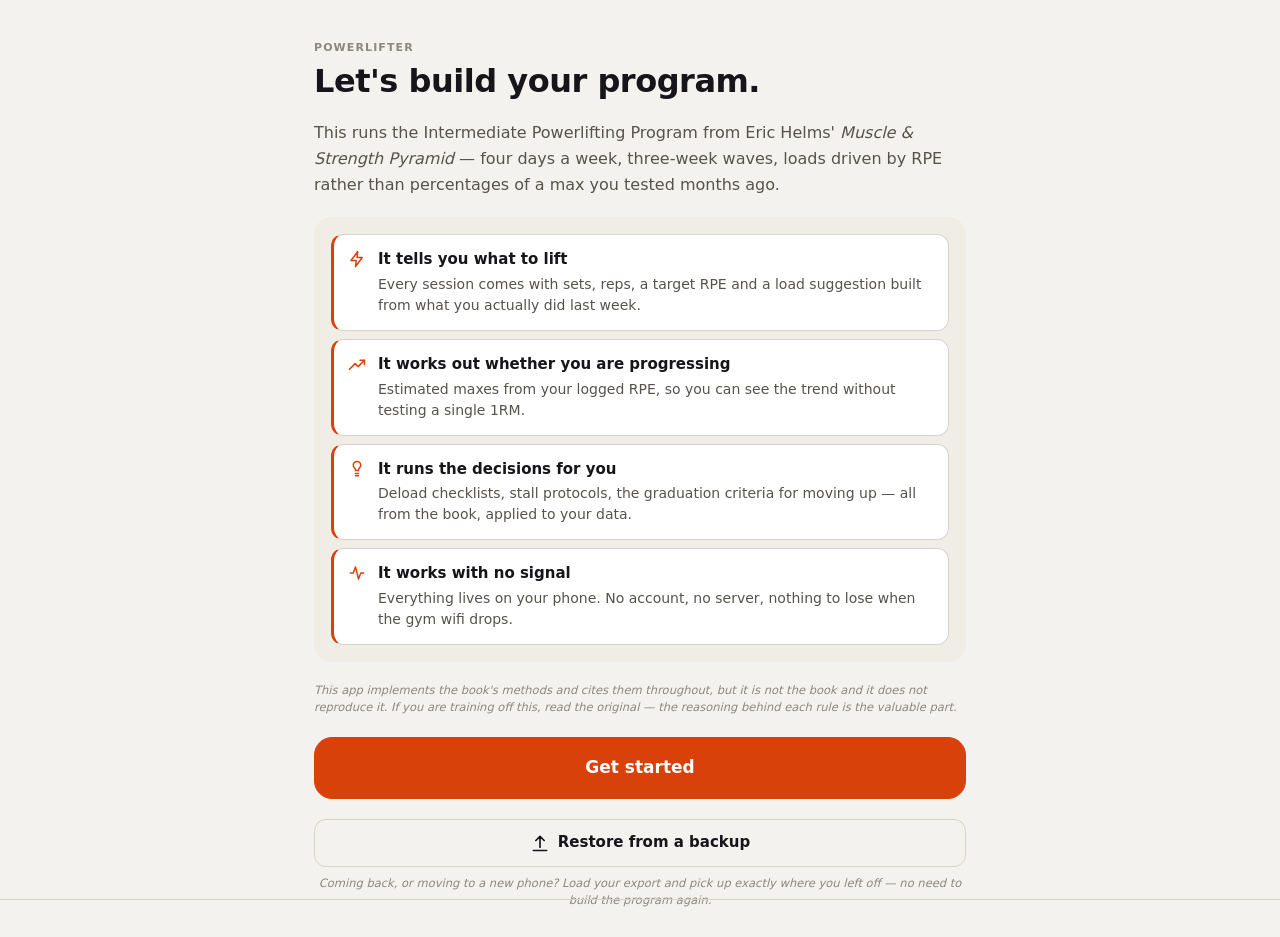
<file: app/index.html>
<!doctype html>
<html lang="en" data-theme="dark">
<head>
<meta charset="utf-8">
<!-- No inline script, no third-party code. Data this page draws is escaped
     where it is drawn; this is the backstop if a spot is ever missed: injected
     markup cannot run, and nothing can be sent anywhere but the Apps Script. -->
<meta http-equiv="Content-Security-Policy" content="default-src 'self'; script-src 'self'; style-src 'self' 'unsafe-inline'; img-src 'self' data: blob:; connect-src 'self' https://script.google.com https://script.googleusercontent.com; object-src 'none'; base-uri 'none'; form-action 'none'; frame-src 'none'; worker-src 'self'">
<meta name="viewport" content="width=device-width, initial-scale=1, viewport-fit=cover, maximum-scale=1">
<title>Powerlifter</title>
<meta name="description" content="An RPE-driven powerlifting program tracker built on Eric Helms' Muscle &amp; Strength Pyramid.">

<meta name="theme-color" content="#0b0b0c" media="(prefers-color-scheme: dark)">
<meta name="theme-color" content="#f4f2ee" media="(prefers-color-scheme: light)">
<meta name="color-scheme" content="dark light">

<!-- iOS home-screen app -->
<meta name="apple-mobile-web-app-capable" content="yes">
<meta name="mobile-web-app-capable" content="yes">
<meta name="apple-mobile-web-app-status-bar-style" content="black-translucent">
<meta name="apple-mobile-web-app-title" content="Powerlifter">
<link rel="apple-touch-icon" href="icons/apple-touch-icon.png">
<link rel="icon" href="icons/favicon-32.png" sizes="32x32">
<link rel="icon" href="icons/icon-512.png" sizes="512x512">
<link rel="manifest" href="manifest.webmanifest">

<link rel="stylesheet" href="css/app.css">
<link rel="stylesheet" href="css/gym.css">
</head>
<body>
<div id="app">
  <div id="view" class="view"></div>
  <nav class="tabbar" id="tabbar" aria-label="Main"></nav>
</div>

<noscript>
  <p style="padding:24px;font-family:system-ui">This app needs JavaScript. Everything runs on your own device — there is no server.</p>
</noscript>

<script type="module" src="js/app.js"></script>
</body>
</html>
</file>
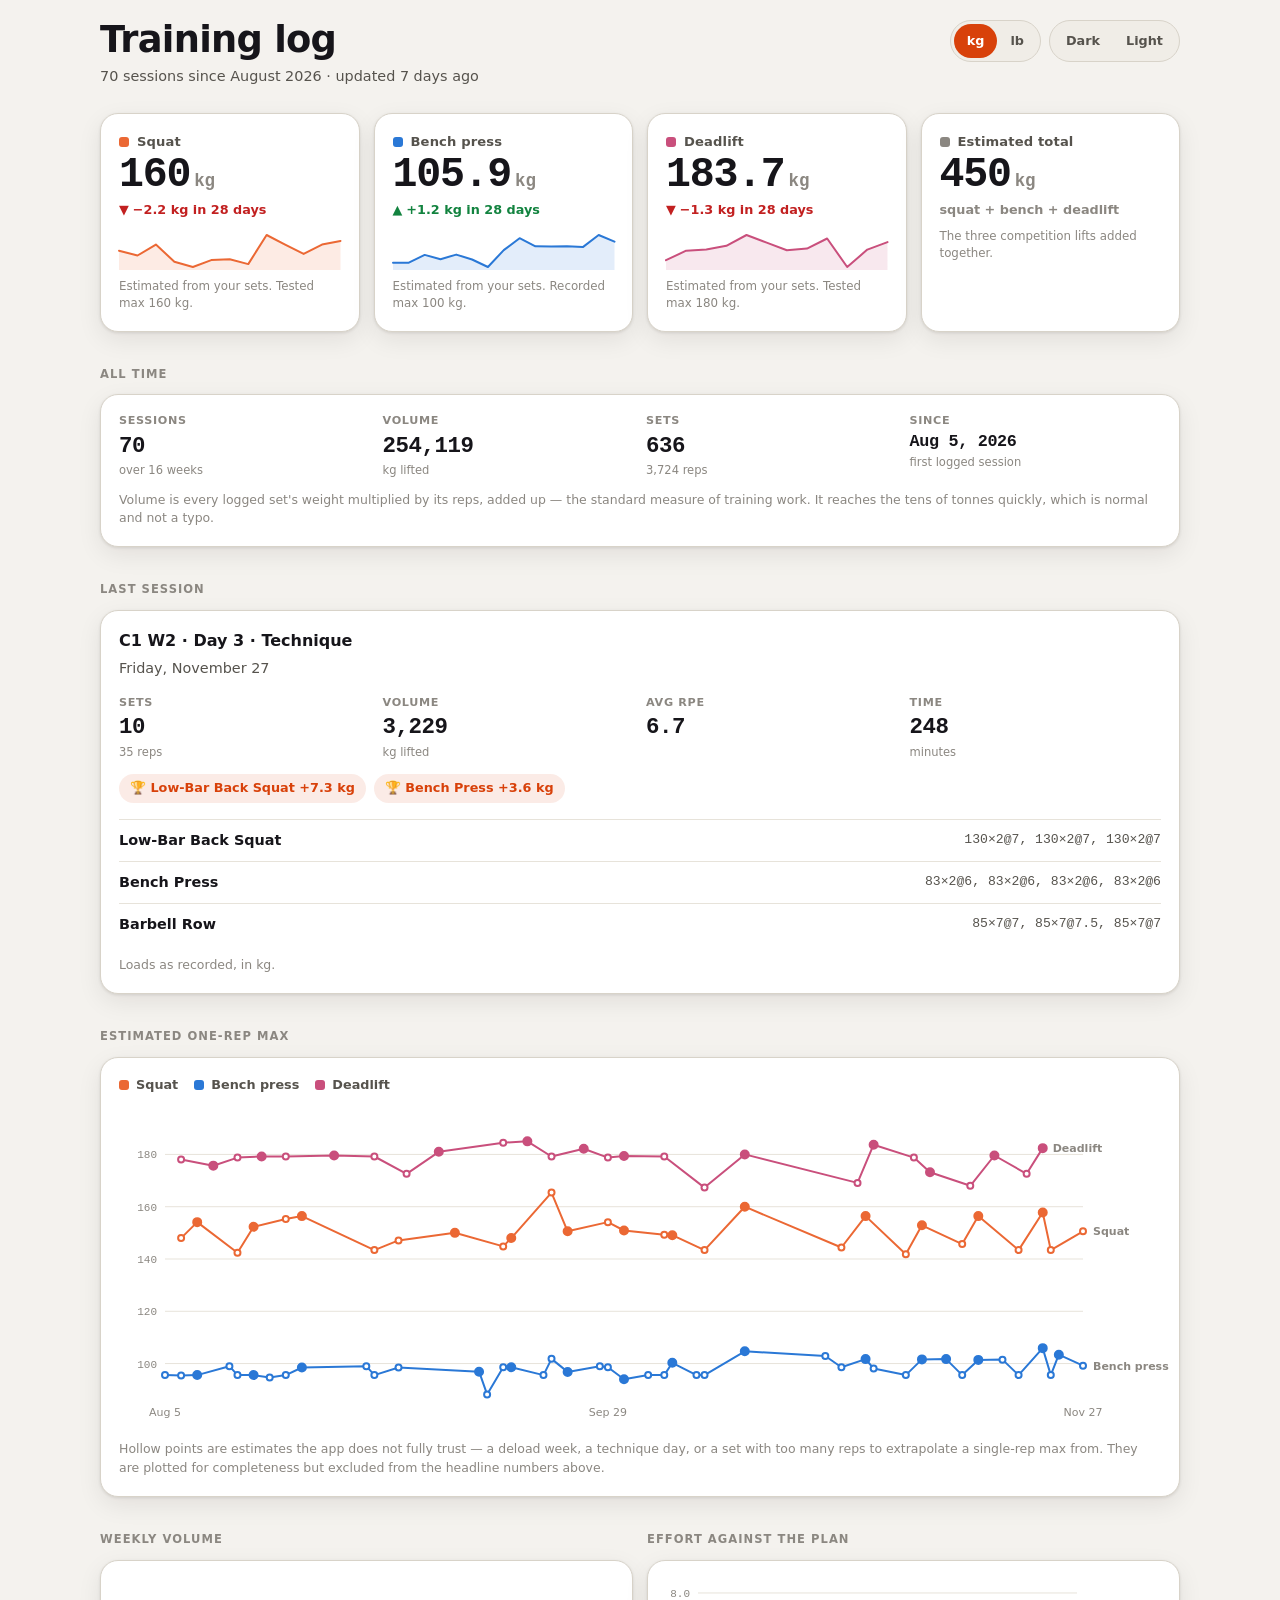
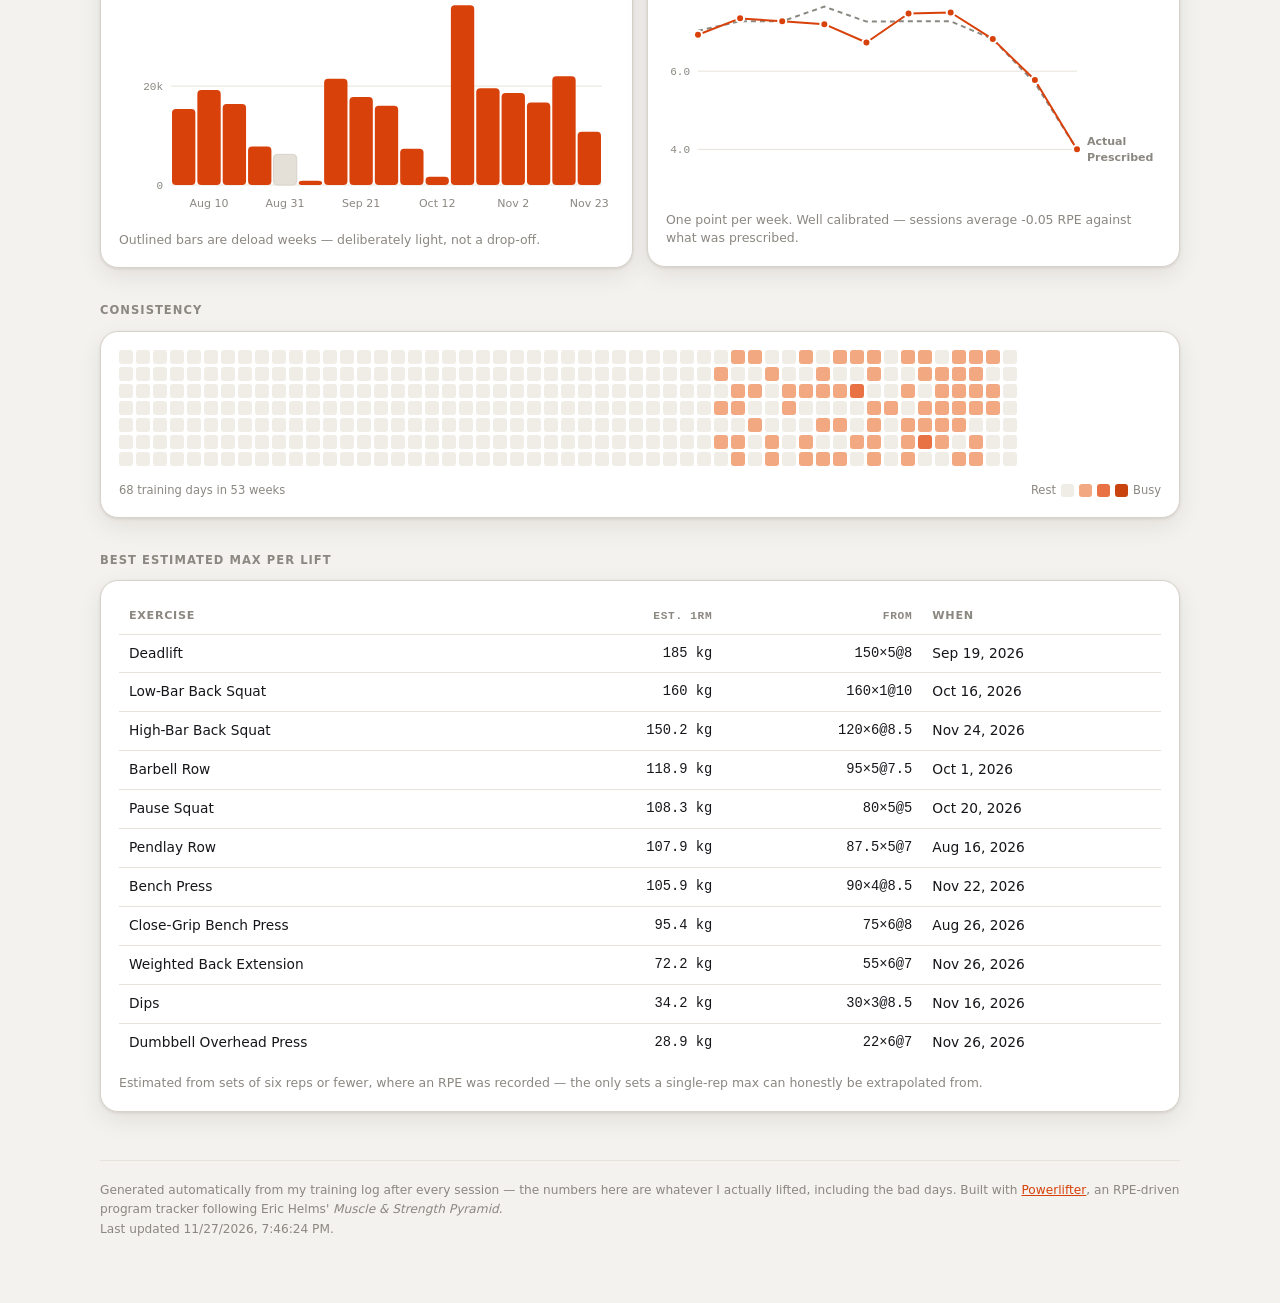
<file: app/dash.html>
<!doctype html>
<html lang="en" data-theme="auto">
<head>
<meta charset="utf-8">
<!-- No inline script, no third-party code. Data this page draws is escaped
     where it is drawn; this is the backstop if a spot is ever missed: injected
     markup cannot run, and nothing can be sent anywhere but this site. -->
<meta http-equiv="Content-Security-Policy" content="default-src 'self'; script-src 'self'; style-src 'self' 'unsafe-inline'; img-src 'self' data:; connect-src 'self'; object-src 'none'; base-uri 'none'; form-action 'none'; frame-src 'none'">
<meta name="viewport" content="width=device-width, initial-scale=1, viewport-fit=cover">
<title>Training log</title>
<meta name="description" content="A powerlifting training log — estimated maxes, volume and consistency, updated automatically after every session.">
<meta name="theme-color" content="#0b0b0c" media="(prefers-color-scheme: dark)">
<meta name="theme-color" content="#f4f2ee" media="(prefers-color-scheme: light)">
<meta name="color-scheme" content="dark light">
<link rel="icon" href="icons/favicon-32.png" sizes="32x32">
<link rel="apple-touch-icon" href="icons/apple-touch-icon.png">
<style>
/* ==========================================================================
   dash.html — the public dashboard
   --------------------------------------------------------------------------
   Reads data/stats.json, which the training app publishes after every sync.
   Deliberately standalone: no build step, no framework, no external request,
   so it stays fast and keeps working whatever happens to the app itself.

   Tokens mirror app.css so this reads as the same product. The three series
   colours are NOT the app's status colours — they were picked and validated as
   a categorical set (lightness band, chroma floor, colourblind separation and
   contrast against the card surface, in both modes).
   ========================================================================== */
*, *::before, *::after { box-sizing: border-box; margin: 0; padding: 0; }

:root {
  --bg: #0b0b0c; --surface: #141416; --surface-2: #1d1d20; --surface-3: #26262b;
  --line: #2e2e34; --line-soft: #212126;
  --text: #f0eee9; --text-2: #a5a39e; --text-3: #6f6d69;
  --accent: #ff5a1f; --accent-wash: rgba(255,90,31,.14);
  --good: #3ddc84; --bad: #ff4d4d; --warn: #ffc53d;

  /* categorical series — validated for the dark card surface */
  --s1: #d95926;  /* squat */
  --s2: #3987e5;  /* bench */
  --s3: #d55181;  /* deadlift */

  /* sequential ramp, one hue, low→high */
  --h0: #1d1d20; --h1: #5c2410; --h2: #8f3616; --h3: #c1481d; --h4: #ff6a30;

  --r-sm: 8px; --r: 12px; --r-lg: 18px; --r-xl: 24px;
  --sans: -apple-system, BlinkMacSystemFont, "Segoe UI", Inter, Roboto, system-ui, sans-serif;
  --mono: ui-monospace, "SF Mono", SFMono-Regular, Menlo, "Roboto Mono", monospace;
  --shadow: 0 2px 6px rgba(0,0,0,.35), 0 12px 32px rgba(0,0,0,.28);
  --maxw: 1080px;
}

/* Light is a selected set of steps, not an inverted flip. */
@media (prefers-color-scheme: light) {
  :root:where(:not([data-theme="dark"])) {
    --bg: #f4f2ee; --surface: #ffffff; --surface-2: #f0ede7; --surface-3: #e4e0d8;
    --line: #d8d3c9; --line-soft: #e7e3da;
    --text: #16151a; --text-2: #56534d; --text-3: #8b8781;
    --accent: #d8410a; --accent-wash: rgba(216,65,10,.10);
    --good: #12833f; --bad: #c22020; --warn: #9a6800;
    --s1: #eb6834; --s2: #2a78d6; --s3: #c94f7c;
    --h0: #f0ede7; --h1: #f8d3c2; --h2: #f2a982; --h3: #e87243; --h4: #c9430f;
    --shadow: 0 1px 3px rgba(20,18,14,.10), 0 8px 24px rgba(20,18,14,.08);
  }
}
:root[data-theme="light"] {
  --bg: #f4f2ee; --surface: #ffffff; --surface-2: #f0ede7; --surface-3: #e4e0d8;
  --line: #d8d3c9; --line-soft: #e7e3da;
  --text: #16151a; --text-2: #56534d; --text-3: #8b8781;
  --accent: #d8410a; --accent-wash: rgba(216,65,10,.10);
  --good: #12833f; --bad: #c22020; --warn: #9a6800;
  --s1: #eb6834; --s2: #2a78d6; --s3: #c94f7c;
  --h0: #f0ede7; --h1: #f8d3c2; --h2: #f2a982; --h3: #e87243; --h4: #c9430f;
  --shadow: 0 1px 3px rgba(20,18,14,.10), 0 8px 24px rgba(20,18,14,.08);
}

body {
  font-family: var(--sans); background: var(--bg); color: var(--text);
  font-size: 16px; line-height: 1.45; min-height: 100dvh;
  -webkit-font-smoothing: antialiased;
  padding: max(20px, env(safe-area-inset-top)) 16px 64px;
}
.wrap { max-width: var(--maxw); margin: 0 auto; }

/* ---- header ---- */
.top { display: flex; align-items: flex-start; gap: 16px; flex-wrap: wrap; margin-bottom: 26px; }
.top__id { flex: 1 1 260px; min-width: 0; }
h1 { font-size: clamp(1.6rem, 5vw, 2.3rem); line-height: 1.1; letter-spacing: -.02em; font-weight: 700; }
.sub { color: var(--text-2); font-size: .9rem; margin-top: 6px; }
.controls { display: flex; gap: 8px; flex: 0 0 auto; }
.seg { display: inline-flex; background: var(--surface-2); border: 1px solid var(--line); border-radius: 999px; padding: 3px; }
.seg button {
  font: inherit; font-size: .8rem; font-weight: 600; border: 0; cursor: pointer;
  background: none; color: var(--text-2); padding: 6px 13px; border-radius: 999px;
  min-height: 34px; transition: background .15s, color .15s;
}
.seg button[aria-pressed="true"] { background: var(--accent); color: #fff; }
.seg button:focus-visible { outline: 2px solid var(--accent); outline-offset: 2px; }

/* ---- layout ---- */
.eyebrow {
  font-size: .72rem; font-weight: 700; letter-spacing: .09em; text-transform: uppercase;
  color: var(--text-3); margin: 34px 0 12px;
}
.card {
  background: var(--surface); border: 1px solid var(--line); border-radius: var(--r-lg);
  padding: 18px; box-shadow: var(--shadow);
}
.grid { display: grid; gap: 14px; }
.grid--lifts { grid-template-columns: repeat(auto-fit, minmax(210px, 1fr)); }
.grid--2 { grid-template-columns: repeat(auto-fit, minmax(300px, 1fr)); }

/* ---- hero lift tiles ---- */
.lift__head { display: flex; align-items: center; gap: 8px; margin-bottom: 2px; }
.dot { width: 10px; height: 10px; border-radius: 3px; flex: 0 0 auto; }
.lift__name { font-size: .82rem; font-weight: 650; color: var(--text-2); letter-spacing: .01em; }
.lift__val { font-family: var(--mono); font-size: clamp(2rem, 7vw, 2.6rem); font-weight: 700; letter-spacing: -.03em; line-height: 1.05; }
.lift__val small { font-size: .42em; font-weight: 600; color: var(--text-3); margin-left: 4px; letter-spacing: 0; }
.delta { display: inline-flex; align-items: center; gap: 4px; font-size: .8rem; font-weight: 650; margin-top: 4px; }
.delta--up { color: var(--good); } .delta--down { color: var(--bad); } .delta--flat { color: var(--text-3); }
.lift__foot { font-size: .74rem; color: var(--text-3); margin-top: 8px; }
.spark { margin-top: 10px; display: block; width: 100%; height: 40px; overflow: visible; }

/* ---- stats row ---- */
.stats { display: grid; grid-template-columns: repeat(auto-fit, minmax(88px, 1fr)); gap: 12px; }
.stat__k { font-size: .7rem; font-weight: 650; letter-spacing: .06em; text-transform: uppercase; color: var(--text-3); }
.stat__v { font-family: var(--mono); font-size: 1.4rem; font-weight: 700; letter-spacing: -.02em; }
.stat__s { font-size: .72rem; color: var(--text-3); }

/* ---- last session ---- */
.row-between { display: flex; align-items: baseline; justify-content: space-between; gap: 12px; flex-wrap: wrap; }
.pill {
  font-size: .72rem; font-weight: 650; padding: 3px 9px; border-radius: 999px;
  background: var(--surface-3); color: var(--text-2); white-space: nowrap;
}
.worklist { margin-top: 16px; border-top: 1px solid var(--line-soft); }
.work { display: flex; justify-content: space-between; gap: 14px; padding: 10px 0; border-bottom: 1px solid var(--line-soft); }
.work:last-child { border-bottom: 0; }
.work__n { font-weight: 600; font-size: .9rem; }
.work__d { font-family: var(--mono); font-size: .82rem; color: var(--text-2); text-align: right; }
.prs { display: flex; gap: 8px; flex-wrap: wrap; margin-top: 14px; }
.pr {
  display: inline-flex; align-items: center; gap: 6px; font-size: .8rem; font-weight: 650;
  background: var(--accent-wash); color: var(--accent); padding: 5px 11px; border-radius: 999px;
}

/* ---- charts ---- */
.chart { position: relative; }
.chart svg { display: block; width: 100%; height: auto; overflow: visible; touch-action: pan-y; }
.legend { display: flex; gap: 16px; flex-wrap: wrap; margin-bottom: 14px; }
.legend span { display: inline-flex; align-items: center; gap: 7px; font-size: .8rem; color: var(--text-2); font-weight: 600; }
.grid-line { stroke: var(--line-soft); stroke-width: 1; }
.axis { fill: var(--text-3); font-size: 11px; font-family: var(--sans); }
.axis--mono { font-family: var(--mono); }
.tip {
  position: absolute; left: 50%; top: 0; pointer-events: none; opacity: 0; transition: opacity .12s;
  background: var(--surface-3); border: 1px solid var(--line); border-radius: var(--r-sm);
  padding: 8px 11px; font-size: .78rem; box-shadow: var(--shadow); z-index: 5;
  min-width: 120px; transform: translate(-50%, -100%);
}
.tip[data-on="1"] { opacity: 1; }
.tip__t { font-weight: 700; margin-bottom: 5px; font-size: .74rem; color: var(--text-2); }
.tip__r { display: flex; align-items: center; gap: 7px; justify-content: space-between; }
.tip__r b { font-family: var(--mono); font-weight: 700; }
.crosshair { stroke: var(--text-3); stroke-width: 1; stroke-dasharray: 3 3; }

/* ---- heatmap ---- */
.heat { display: grid; grid-auto-flow: column; grid-template-rows: repeat(7, 1fr);
  gap: 3px; justify-content: start; overflow-x: auto; padding-bottom: 4px; }
.heat i { width: 100%; aspect-ratio: 1; border-radius: 3px; background: var(--h0); display: block; min-width: 11px; }
.heat__scale { display: flex; align-items: center; gap: 5px; font-size: .72rem; color: var(--text-3); margin-top: 12px; }
.heat__scale i { width: 13px; height: 13px; border-radius: 3px; display: block; }

/* ---- table ---- */
.tablewrap { overflow-x: auto; margin: 0 -18px; padding: 0 18px; }
table { border-collapse: collapse; width: 100%; font-size: .86rem; min-width: 460px; }
th, td { text-align: left; padding: 9px 10px; border-bottom: 1px solid var(--line-soft); white-space: nowrap; }
th { font-size: .7rem; text-transform: uppercase; letter-spacing: .06em; color: var(--text-3); font-weight: 700; }
td.num, th.num { text-align: right; font-family: var(--mono); }
tbody tr:last-child td { border-bottom: 0; }

.note { font-size: .78rem; color: var(--text-3); margin-top: 12px; line-height: 1.5; }
.empty { text-align: center; padding: 60px 20px; color: var(--text-2); }
footer { margin-top: 48px; padding-top: 20px; border-top: 1px solid var(--line-soft); font-size: .76rem; color: var(--text-3); line-height: 1.6; }
a { color: var(--accent); }

@media (max-width: 520px) {
  .card { padding: 15px; border-radius: var(--r); }
  .tablewrap { margin: 0 -15px; padding: 0 15px; }
}
@media (prefers-reduced-motion: reduce) { * { transition: none !important; animation: none !important; } }
</style>
</head>
<body>
<div class="wrap" id="app">
  <div class="empty">Loading…</div>
</div>

<script type="module" src="js/dash.js"></script>
</body>
</html>
</file>
<file: app/css/app.css>
/* ==========================================================================
   Powerlifter v2 — design system
   Gym-first: large thumb targets, high contrast, tabular numerals on loads.
   ========================================================================== */

/* ---- reset ---- */
*, *::before, *::after { box-sizing: border-box; }
* { margin: 0; padding: 0; }
html { -webkit-text-size-adjust: 100%; }
body { -webkit-font-smoothing: antialiased; text-rendering: optimizeLegibility; }
button, input, select, textarea { font: inherit; color: inherit; background: none; border: none; }
button { cursor: pointer; -webkit-tap-highlight-color: transparent; }
ul, ol { list-style: none; }
a { color: inherit; text-decoration: none; }
img, svg { display: block; max-width: 100%; }
/* Inline icons have no intrinsic size; this is their default box. */
.ico { width: 20px; height: 20px; flex: 0 0 auto; }
:focus-visible { outline: 2px solid var(--accent); outline-offset: 2px; }

/* ---- tokens ---- */
:root {
  --bg:        #0b0b0c;
  --surface:   #141416;
  --surface-2: #1d1d20;
  --surface-3: #26262b;
  --line:      #2e2e34;
  --line-soft: #212126;

  --text:      #f0eee9;
  --text-2:    #a5a39e;
  --text-3:    #6f6d69;

  --accent:      #ff5a1f;
  --accent-dim:  #c9430f;
  --accent-wash: rgba(255, 90, 31, 0.14);

  --good:      #3ddc84;
  --good-wash: rgba(61, 220, 132, 0.14);
  --warn:      #ffc53d;
  --warn-wash: rgba(255, 197, 61, 0.14);
  --bad:       #ff4d4d;
  --bad-wash:  rgba(255, 77, 77, 0.14);
  --info:      #4da3ff;
  --info-wash: rgba(77, 163, 255, 0.14);

  --r-sm: 8px;
  --r:    12px;
  --r-lg: 18px;
  --r-xl: 24px;

  --tap: 48px;          /* minimum interactive height */
  --tap-lg: 62px;       /* primary in-session actions */

  --sans: -apple-system, BlinkMacSystemFont, "Segoe UI", Inter, Roboto, system-ui, sans-serif;
  --mono: ui-monospace, "SF Mono", SFMono-Regular, Menlo, "Roboto Mono", monospace;

  --shadow: 0 2px 6px rgba(0,0,0,.35), 0 12px 32px rgba(0,0,0,.28);
  --safe-b: env(safe-area-inset-bottom, 0px);
  --safe-t: env(safe-area-inset-top, 0px);
  --tabbar-h: 60px;
}

:root[data-theme="light"] {
  --bg:        #f4f2ee;
  --surface:   #ffffff;
  --surface-2: #f0ede7;
  --surface-3: #e4e0d8;
  --line:      #d8d3c9;
  --line-soft: #e7e3da;

  --text:      #16151a;
  --text-2:    #56534d;
  --text-3:    #8b8781;

  --accent:      #d8410a;
  --accent-dim:  #a83208;
  --accent-wash: rgba(216, 65, 10, 0.10);

  --good:      #12833f;
  --good-wash: rgba(18, 131, 63, 0.10);
  --warn:      #9a6800;
  --warn-wash: rgba(154, 104, 0, 0.10);
  --bad:       #c22020;
  --bad-wash:  rgba(194, 32, 32, 0.10);
  --info:      #1668c4;
  --info-wash: rgba(22, 104, 196, 0.10);

  --shadow: 0 1px 3px rgba(20,18,14,.10), 0 8px 24px rgba(20,18,14,.08);
}

/* ---- base ---- */
body {
  font-family: var(--sans);
  background: var(--bg);
  color: var(--text);
  font-size: 16px;
  line-height: 1.45;
  min-height: 100dvh;
  overscroll-behavior-y: none;
}

/* numbers you read mid-set never reflow */
.num, .load, input[type="number"], .tnum { font-variant-numeric: tabular-nums; }

h1, h2, h3, h4 { line-height: 1.2; font-weight: 650; letter-spacing: -0.015em; }
h1 { font-size: 1.6rem; }
h2 { font-size: 1.25rem; }
h3 { font-size: 1.05rem; }

.eyebrow {
  font-size: .688rem; font-weight: 700; letter-spacing: .1em;
  text-transform: uppercase; color: var(--text-3);
}
.muted   { color: var(--text-2); }
.dim     { color: var(--text-3); }
.good    { color: var(--good); }
.warn    { color: var(--warn); }
.small   { font-size: .813rem; }
.tiny    { font-size: .719rem; }
.center  { text-align: center; }
.mono    { font-family: var(--mono); }
.nowrap  { white-space: nowrap; }
.strong  { font-weight: 650; }

.stack   { display: flex; flex-direction: column; gap: 12px; }
.stack-sm{ display: flex; flex-direction: column; gap: 8px; }
.stack-lg{ display: flex; flex-direction: column; gap: 20px; }
.row     { display: flex; align-items: center; gap: 10px; }
.row-between { display: flex; align-items: center; justify-content: space-between; gap: 10px; }
.wrap    { flex-wrap: wrap; }
.grow    { flex: 1 1 auto; min-width: 0; }
.spacer  { flex: 1 1 auto; }

/* ---- app shell ---- */
#app { min-height: 100dvh; display: flex; flex-direction: column; }

.topbar {
  position: sticky; top: 0; z-index: 40;
  display: flex; align-items: center; gap: 8px;
  padding: calc(var(--safe-t) + 10px) 14px 10px;
  background: color-mix(in srgb, var(--bg) 88%, transparent);
  backdrop-filter: saturate(1.6) blur(12px);
  border-bottom: 1px solid var(--line-soft);
}
.topbar__title { font-size: 1.0rem; font-weight: 650; letter-spacing: -.01em; }
.topbar__sub { font-size: .719rem; color: var(--text-3); }

.view {
  flex: 1 1 auto;
  padding: 16px 14px calc(var(--tabbar-h) + var(--safe-b) + 28px);
  max-width: 680px; width: 100%; margin: 0 auto;
}
.view--flush { padding-left: 0; padding-right: 0; }

/* ---- bottom tab bar (thumb zone) ---- */
.tabbar {
  position: fixed; left: 0; right: 0; bottom: 0; z-index: 50;
  display: grid; grid-template-columns: repeat(6, 1fr);
  padding-bottom: var(--safe-b);
  background: color-mix(in srgb, var(--bg) 94%, transparent);
  backdrop-filter: saturate(1.6) blur(14px);
  border-top: 1px solid var(--line);
}
.tabbar__btn {
  height: var(--tabbar-h);
  display: flex; flex-direction: column; align-items: center; justify-content: center; gap: 3px;
  color: var(--text-3); font-size: .625rem; font-weight: 600;
  letter-spacing: .02em; transition: color .12s;
}
.tabbar__btn svg { width: 22px; height: 22px; stroke-width: 1.9; }
.tabbar__btn[aria-current="page"] { color: var(--accent); }
.tabbar__btn:active { color: var(--text); }

/* ---- cards ---- */
.card {
  background: var(--surface);
  border: 1px solid var(--line-soft);
  border-radius: var(--r-lg);
  padding: 16px;
}
.card--pad-sm { padding: 12px; }
.card--flat { background: var(--surface-2); border-color: transparent; }
.card--accent { border-color: var(--accent); background: var(--accent-wash); }
.card__head { display: flex; align-items: baseline; justify-content: space-between; gap: 10px; margin-bottom: 10px; }

/* ---- buttons ---- */
.btn {
  display: inline-flex; align-items: center; justify-content: center; gap: 8px;
  min-height: var(--tap); padding: 0 18px;
  border-radius: var(--r); font-weight: 650; font-size: .938rem;
  background: var(--surface-2); color: var(--text);
  border: 1px solid var(--line);
  transition: transform .06s, filter .12s;
  user-select: none;
}
.btn:active { transform: scale(.985); filter: brightness(1.12); }
.btn--primary { background: var(--accent); border-color: var(--accent); color: #fff; }
:root[data-theme="light"] .btn--primary { color: #fff; }
.btn--ghost { background: transparent; border-color: var(--line); }
.btn--bare { background: transparent; border-color: transparent; padding: 0 10px; }
.btn--danger { background: var(--bad-wash); border-color: var(--bad); color: var(--bad); }
.btn--good { background: var(--good-wash); border-color: var(--good); color: var(--good); }
.btn--lg { min-height: var(--tap-lg); font-size: 1.063rem; border-radius: var(--r-lg); }
.btn--block { display: flex; width: 100%; }
.btn--icon { padding: 0; width: var(--tap); min-height: var(--tap); border-radius: var(--r); }
.btn[disabled] { opacity: .4; pointer-events: none; }
.btn svg { width: 20px; height: 20px; stroke-width: 2; }

/* ---- pills / badges ---- */
.pill {
  display: inline-flex; align-items: center; gap: 5px;
  padding: 3px 9px; border-radius: 999px;
  font-size: .688rem; font-weight: 700; letter-spacing: .03em;
  background: var(--surface-3); color: var(--text-2);
  white-space: nowrap;
}
.pill--accent { background: var(--accent-wash); color: var(--accent); }
.pill--good   { background: var(--good-wash);   color: var(--good); }
.pill--warn   { background: var(--warn-wash);   color: var(--warn); }
.pill--bad    { background: var(--bad-wash);    color: var(--bad); }
.pill--info   { background: var(--info-wash);   color: var(--info); }
.pill--lg { font-size: .813rem; padding: 5px 12px; }

/* ---- form controls ---- */
.field { display: flex; flex-direction: column; gap: 6px; }
.field__label { font-size: .813rem; font-weight: 600; color: var(--text-2); }
.field__hint { font-size: .75rem; color: var(--text-3); }
.input, .select {
  width: 100%; min-height: var(--tap);
  padding: 0 14px; border-radius: var(--r);
  background: var(--surface-2); border: 1px solid var(--line);
  color: var(--text); font-size: 1rem;
}
.input:focus, .select:focus { border-color: var(--accent); outline: none; }
.input--num { text-align: center; font-family: var(--mono); font-size: 1.25rem; font-weight: 650; }
.select {
  appearance: none;
  background-image: url("data:image/svg+xml,%3Csvg xmlns='http://www.w3.org/2000/svg' viewBox='0 0 24 24' fill='none' stroke='%23a5a39e' stroke-width='2'%3E%3Cpath d='M6 9l6 6 6-6'/%3E%3C/svg%3E");
  background-repeat: no-repeat; background-position: right 12px center; background-size: 18px;
  padding-right: 38px;
}
textarea.input { min-height: 88px; padding: 12px 14px; line-height: 1.5; resize: vertical; }

/* segmented control */
.seg { display: flex; gap: 4px; padding: 4px; background: var(--surface-2); border-radius: var(--r); border: 1px solid var(--line); }
.seg__btn {
  flex: 1; min-height: 40px; border-radius: var(--r-sm);
  font-size: .875rem; font-weight: 650; color: var(--text-2);
}
.seg__btn[aria-pressed="true"] { background: var(--surface-3); color: var(--text); box-shadow: var(--shadow); }
.seg--lg .seg__btn { min-height: var(--tap); }

/* stepper: [-] value [+] — the main in-gym load adjuster */
.stepper { display: flex; align-items: stretch; gap: 8px; }
.stepper__btn {
  width: 56px; min-height: var(--tap-lg);
  background: var(--surface-2); border: 1px solid var(--line);
  border-radius: var(--r); font-size: 1.5rem; font-weight: 600; color: var(--text);
  display: flex; align-items: center; justify-content: center;
}
.stepper__btn:active { background: var(--surface-3); }
.stepper__val {
  flex: 1; min-width: 0; display: flex; flex-direction: column;
  align-items: center; justify-content: center;
  background: var(--surface-2); border: 1px solid var(--line); border-radius: var(--r);
  min-height: var(--tap-lg);
}
.stepper__val input {
  width: 100%; text-align: center; font-family: var(--mono);
  font-size: 1.75rem; font-weight: 700; letter-spacing: -.02em;
  background: none; border: none;
}
.stepper__unit { font-size: .688rem; color: var(--text-3); font-weight: 700; letter-spacing: .08em; margin-top: -4px; }

/* ---- tables ---- */
.tbl-wrap { overflow-x: auto; -webkit-overflow-scrolling: touch; }
table.tbl { width: 100%; border-collapse: collapse; font-size: .875rem; }
table.tbl th {
  text-align: left; font-size: .688rem; text-transform: uppercase; letter-spacing: .07em;
  color: var(--text-3); font-weight: 700; padding: 6px 10px 6px 0; border-bottom: 1px solid var(--line);
}
table.tbl td { padding: 9px 10px 9px 0; border-bottom: 1px solid var(--line-soft); }
table.tbl td:last-child, table.tbl th:last-child { padding-right: 0; }
table.tbl .r { text-align: right; }
/* Eight numeric columns (the %1RM grid) have to fit a 375px phone without a
   sideways scroll nobody knows is there. */
table.tbl--dense { font-size: .78rem; }
table.tbl--dense th, table.tbl--dense td { padding-right: 5px; }

/* ---- misc ---- */
.divider { height: 1px; background: var(--line-soft); border: 0; }
.empty {
  padding: 40px 20px; text-align: center; color: var(--text-3);
  display: flex; flex-direction: column; align-items: center; gap: 12px;
}
.empty svg { width: 40px; height: 40px; stroke-width: 1.5; opacity: .5; }

.sr { position: absolute; width: 1px; height: 1px; overflow: hidden; clip: rect(0 0 0 0); white-space: nowrap; }

/* toast */
.toaster {
  position: fixed; left: 12px; right: 12px; z-index: 90;
  bottom: calc(var(--tabbar-h) + var(--safe-b) + 14px);
  display: flex; flex-direction: column; gap: 8px; align-items: center;
  pointer-events: none;
}
/* In a session the tab bar is hidden and the rest timer occupies that space,
   so lift toasts clear of it. */
body[data-view="session"] .toaster { bottom: calc(var(--safe-b) + 88px); }
.toast {
  max-width: 440px; width: fit-content;
  padding: 11px 16px; border-radius: var(--r);
  background: var(--surface-3); color: var(--text);
  border: 1px solid var(--line);
  box-shadow: var(--shadow); font-size: .875rem; font-weight: 550;
  animation: toast-in .18s ease-out;
}
.toast--good { border-color: var(--good); color: var(--good); }
.toast--bad  { border-color: var(--bad);  color: var(--bad); }
@keyframes toast-in { from { opacity: 0; transform: translateY(8px); } }

/* sheet / modal */
.scrim {
  position: fixed; inset: 0; z-index: 80;
  background: rgba(0,0,0,.6); backdrop-filter: blur(3px);
  display: flex; align-items: flex-end; justify-content: center;
  animation: fade .15s ease-out;
}
@keyframes fade { from { opacity: 0; } }
.sheet {
  width: 100%; max-width: 560px;
  max-height: 88dvh; overflow-y: auto; -webkit-overflow-scrolling: touch;
  background: var(--surface); border: 1px solid var(--line);
  border-radius: var(--r-xl) var(--r-xl) 0 0;
  padding: 8px 16px calc(20px + var(--safe-b));
  animation: sheet-up .22s cubic-bezier(.2,.8,.2,1);
}
@keyframes sheet-up { from { transform: translateY(14px); opacity: .6; } }
.sheet__grab { width: 40px; height: 4px; border-radius: 2px; background: var(--line); margin: 6px auto 12px; }
.sheet__title { font-size: 1.125rem; font-weight: 650; margin-bottom: 4px; }

@media (min-width: 620px) {
  .scrim { align-items: center; }
  .sheet { border-radius: var(--r-xl); max-height: 82dvh; }
}

@media (prefers-reduced-motion: reduce) {
  *, *::before, *::after { animation-duration: .01ms !important; transition-duration: .01ms !important; }
}

/* ---- ask the coach ---- */
body[data-view="ask"] .view { padding-bottom: calc(var(--tabbar-h) + var(--safe-b) + 96px); }
.ask__q {
  align-self: flex-end; max-width: 85%;
  background: var(--accent-wash); color: var(--text);
  padding: 10px 14px; border-radius: var(--r-lg) var(--r-lg) var(--r-sm) var(--r-lg);
  white-space: pre-wrap; overflow-wrap: anywhere;
}
.ask__a {
  background: var(--surface); border: 1px solid var(--line-soft);
  padding: 12px 14px; border-radius: var(--r-lg) var(--r-lg) var(--r-lg) var(--r-sm);
  overflow-wrap: anywhere;
}
.ask__a p + p, .ask__a p + ul, .ask__a ul + p { margin-top: 8px; }
.ask__list { padding-left: 18px; }
.ask__list li + li { margin-top: 4px; }
.ask__warn { margin-top: 10px; }
.ask__meta { margin-top: 8px; }
.ask__a--busy { color: var(--text-2); }
.ask__dots::before { content: '•••'; letter-spacing: 2px; animation: ask-pulse 1.2s ease-in-out infinite; }
@keyframes ask-pulse { 50% { opacity: .3; } }
.ask__thread { display: flex; flex-direction: column; }
.ask__chip { justify-content: flex-start; text-align: left; white-space: normal; height: auto; min-height: var(--tap); }
.ask__bar {
  position: fixed; left: 0; right: 0; z-index: 40;
  bottom: calc(var(--tabbar-h) + var(--safe-b));
  display: flex; gap: 8px; align-items: flex-end;
  padding: 10px 14px;
  max-width: 680px; margin: 0 auto;
  background: color-mix(in srgb, var(--bg) 94%, transparent);
  backdrop-filter: saturate(1.6) blur(14px);
  border-top: 1px solid var(--line-soft);
}
textarea.input.ask__input { flex: 1; resize: none; min-height: var(--tap); max-height: 140px; font-size: 16px; line-height: 1.35; padding: 12px 14px; }
.ask__send { width: var(--tap); min-width: var(--tap); padding: 0; }

[data-new][hidden] { display: none; }
@media (prefers-reduced-motion: reduce) { .ask__dots::before { animation: none; } }
.ask__notes { margin-bottom: 12px; }
.ask__note { align-items: flex-start; }
.ask__note .btn--bare { flex: none; }
</file>
<file: app/css/gym.css>
/* ==========================================================================
   gym.css — the in-session surfaces: prescriptions, set logging, RPE, timer
   ========================================================================== */

/* ---- prescription header ---------------------------------------------- */
.day-head { display: flex; flex-direction: column; gap: 6px; margin-bottom: 4px; }
.day-head__meta { display: flex; align-items: center; gap: 8px; flex-wrap: wrap; }
.day-head__title { font-size: 1.5rem; font-weight: 680; letter-spacing: -.02em; }
.day-head__why {
  font-size: .875rem; color: var(--text-2); line-height: 1.5;
  border-left: 2px solid var(--accent); padding-left: 12px; margin-top: 6px;
}

/* ---- exercise card --------------------------------------------------- */
.ex {
  background: var(--surface); border: 1px solid var(--line-soft);
  border-radius: var(--r-lg); overflow: hidden;
}
.ex--active { border-color: var(--accent); }
.ex--done { opacity: .62; }
.ex__head {
  display: flex; align-items: flex-start; gap: 12px;
  padding: 14px 14px 12px; width: 100%; text-align: left;
}
.ex__num {
  flex: 0 0 auto; width: 26px; height: 26px; border-radius: 8px;
  background: var(--surface-3); color: var(--text-2);
  display: grid; place-items: center; font-size: .75rem; font-weight: 700;
  margin-top: 1px;
}
.ex--active .ex__num { background: var(--accent); color: #fff; }
.ex--done .ex__num { background: var(--good-wash); color: var(--good); }
.ex__name { font-weight: 640; font-size: 1.0rem; letter-spacing: -.01em; }
.ex__role { font-size: .688rem; color: var(--text-3); text-transform: uppercase; letter-spacing: .07em; font-weight: 700; }
.ex__target {
  display: flex; align-items: baseline; gap: 8px; flex-wrap: wrap;
  margin-top: 5px; font-size: .875rem; color: var(--text-2);
}
.ex__target b { color: var(--text); font-weight: 650; font-variant-numeric: tabular-nums; }
.ex__body { padding: 0 14px 14px; border-top: 1px solid var(--line-soft); padding-top: 12px; }

/* the prescription strip: sets x reps @ RPE, and the load */
.rx { display: flex; align-items: stretch; gap: 10px; margin-bottom: 12px; }
.rx__box {
  flex: 1; background: var(--surface-2); border-radius: var(--r);
  padding: 10px 12px; border: 1px solid var(--line-soft);
  display: flex; flex-direction: column; gap: 1px; min-width: 0;
}
.rx__k { font-size: .625rem; text-transform: uppercase; letter-spacing: .08em; color: var(--text-3); font-weight: 700; }
.rx__v { font-size: 1.25rem; font-weight: 700; font-variant-numeric: tabular-nums; letter-spacing: -.02em; }
.rx__v small { font-size: .75rem; font-weight: 600; color: var(--text-2); letter-spacing: 0; }
.rx__box--load { background: var(--accent-wash); border-color: color-mix(in srgb, var(--accent) 40%, transparent); }
.rx__box--load .rx__v { color: var(--accent); }

/* The load to aim for reads first; sets/reps/RPE become its caption. */
.rx__v--hero { font-size: 2rem; line-height: 1.1; letter-spacing: -.03em; }
.rx__v--hero small { font-size: .8125rem; font-weight: 600; color: var(--text-2); letter-spacing: 0; }
.rx__sub {
  margin-top: 3px; font-size: .8125rem; font-weight: 600;
  color: var(--text-2); font-variant-numeric: tabular-nums;
}

/* plate breakdown */
.plates { display: flex; align-items: center; gap: 4px; flex-wrap: wrap; margin-top: 6px; }
.plate {
  font-size: .688rem; font-weight: 700; font-variant-numeric: tabular-nums;
  padding: 2px 6px; border-radius: 4px;
  background: var(--surface-3); color: var(--text-2);
}
.plates__label { font-size: .688rem; color: var(--text-3); font-weight: 600; letter-spacing: .04em; text-transform: uppercase; }

/* the visual bar */
.barviz { display: flex; align-items: center; justify-content: center; gap: 1px; height: 42px; margin: 8px 0 2px; }
.barviz__sleeve { width: 10px; height: 5px; background: var(--text-3); border-radius: 1px; }
.barviz__bar { flex: 0 0 22px; height: 5px; background: var(--text-3); }
.barviz__p {
  width: 7px; border-radius: 1.5px; background: var(--accent);
  border: 1px solid color-mix(in srgb, var(--accent) 60%, black);
}

/* ---- set rows -------------------------------------------------------- */
.sets { display: flex; flex-direction: column; gap: 8px; }
.set {
  display: grid; grid-template-columns: 26px 1fr 1fr 1fr 46px;
  align-items: center; gap: 8px;
  background: var(--surface-2); border: 1px solid var(--line-soft);
  border-radius: var(--r); padding: 8px;
}
.set--done { background: var(--good-wash); border-color: color-mix(in srgb, var(--good) 35%, transparent); }
.set--next { border-color: var(--accent); }
.set__n { text-align: center; font-size: .75rem; font-weight: 700; color: var(--text-3); font-variant-numeric: tabular-nums; }
.set--done .set__n { color: var(--good); }
.set__cell { display: flex; flex-direction: column; align-items: center; gap: 1px; min-width: 0; }
.set__k { font-size: .563rem; text-transform: uppercase; letter-spacing: .08em; color: var(--text-3); font-weight: 700; }
.set__in {
  width: 100%; min-height: 38px; text-align: center;
  font-family: var(--mono); font-size: 1.0rem; font-weight: 650;
  font-variant-numeric: tabular-nums;
  background: var(--surface); border: 1px solid var(--line); border-radius: var(--r-sm);
  color: var(--text);
}
.set__in::placeholder { color: var(--text-3); font-weight: 500; }
.set__in:focus { border-color: var(--accent); outline: none; }
.set__in--rpe { cursor: pointer; }
.set__tick {
  width: 46px; height: 40px; border-radius: var(--r-sm);
  background: var(--surface-3); border: 1px solid var(--line);
  display: grid; place-items: center; color: var(--text-3);
}
.set__tick svg { width: 20px; height: 20px; stroke-width: 2.6; }
.set--done .set__tick { background: var(--good); border-color: var(--good); color: #06210f; }
.set--next .set__tick { background: var(--accent); border-color: var(--accent); color: #fff; }

/* A missed attempt reads as logged — it happened — but never as completed. */
.set--failed { background: var(--bad-wash); border-color: color-mix(in srgb, var(--bad) 42%, transparent); }
.set--failed .set__n { color: var(--bad); }
.set--failed .set__tick { background: var(--bad); border-color: var(--bad); color: #fff; }
.set__miss {
  grid-column: 3 / 5; align-self: center;
  text-align: center; font-size: .688rem; font-weight: 700;
  text-transform: uppercase; letter-spacing: .08em; color: var(--bad);
}

/* the big one-tap logger for the next set */
.logbar {
  position: sticky; bottom: calc(var(--tabbar-h) + var(--safe-b));
  z-index: 30; padding: 10px 0 12px;
  background: linear-gradient(to top, var(--bg) 62%, transparent);
}

/* ---- RPE picker ------------------------------------------------------ */
.rpegrid { display: grid; grid-template-columns: repeat(3, 1fr); gap: 8px; }
.rpebtn {
  min-height: 58px; border-radius: var(--r);
  background: var(--surface-2); border: 1px solid var(--line);
  display: flex; flex-direction: column; align-items: center; justify-content: center; gap: 1px;
}
.rpebtn b { font-size: 1.125rem; font-weight: 700; font-variant-numeric: tabular-nums; }
.rpebtn span { font-size: .625rem; color: var(--text-3); font-weight: 600; }
.rpebtn[aria-pressed="true"] { background: var(--accent); border-color: var(--accent); color: #fff; }
.rpebtn[aria-pressed="true"] span { color: rgba(255,255,255,.8); }
.rpebtn--target { border-color: var(--accent); }
.rpe-scale { font-size: .813rem; color: var(--text-2); line-height: 1.5; }

/* ---- rest timer ------------------------------------------------------ */
.timerbar {
  position: fixed; left: 10px; right: 10px; z-index: 45;
  bottom: calc(var(--tabbar-h) + var(--safe-b) + 10px);
  background: var(--surface-3); border: 1px solid var(--line);
  border-radius: var(--r-lg); box-shadow: var(--shadow);
  padding: 10px 12px; overflow: hidden;
  max-width: 660px; margin: 0 auto;
}
.timerbar--over { border-color: var(--good); }
.timerbar__row { display: flex; align-items: center; gap: 10px; position: relative; z-index: 1; }
.timerbar__time {
  font-family: var(--mono); font-size: 1.5rem; font-weight: 700;
  font-variant-numeric: tabular-nums; letter-spacing: -.02em; min-width: 74px;
}
.timerbar--over .timerbar__time { color: var(--good); }
.timerbar__label { font-size: .688rem; color: var(--text-3); font-weight: 700; text-transform: uppercase; letter-spacing: .07em; }
.timerbar__fill {
  position: absolute; inset: 0 auto 0 0; z-index: 0;
  background: var(--accent-wash); transition: width .25s linear;
}
.timerbar--over .timerbar__fill { background: var(--good-wash); }
.timerbar__btn {
  width: 40px; height: 40px; border-radius: var(--r-sm);
  background: var(--surface); border: 1px solid var(--line);
  display: grid; place-items: center; font-weight: 700; font-size: .813rem;
  color: var(--text-2); flex: 0 0 auto;
}

/* ---- wizard ---------------------------------------------------------- */
.wiz { display: flex; flex-direction: column; gap: 20px; }
.wiz__dots { display: flex; gap: 5px; align-items: center; }
.wiz__dot { height: 3px; flex: 1; border-radius: 2px; background: var(--line); }
.wiz__dot--on { background: var(--accent); }
.wiz__dot--done { background: color-mix(in srgb, var(--accent) 45%, transparent); }
.wiz__step { font-size: .688rem; color: var(--text-3); font-weight: 700; letter-spacing: .08em; text-transform: uppercase; }
.wiz__nav { display: flex; gap: 10px; }

/* pickable option row */
.pick {
  display: flex; align-items: center; gap: 12px; width: 100%; text-align: left;
  padding: 12px 14px; border-radius: var(--r);
  background: var(--surface-2); border: 1px solid var(--line);
  min-height: var(--tap);
}
.pick[aria-pressed="true"] { border-color: var(--accent); background: var(--accent-wash); }
.pick__body { flex: 1; min-width: 0; }
.pick__title { font-weight: 640; font-size: .938rem; }
.pick__sub { font-size: .75rem; color: var(--text-2); margin-top: 2px; line-height: 1.4; }
.pick__mark {
  flex: 0 0 auto; width: 22px; height: 22px; border-radius: 50%;
  border: 2px solid var(--line); display: grid; place-items: center;
}
.pick[aria-pressed="true"] .pick__mark { border-color: var(--accent); background: var(--accent); color: #fff; }
.pick[aria-pressed="true"] .pick__mark svg { width: 13px; height: 13px; stroke-width: 3.4; }
.pick[aria-pressed="false"] .pick__mark svg { display: none; }

/* ---- insights / coach cards ------------------------------------------ */
.insight {
  display: flex; gap: 12px; padding: 14px;
  background: var(--surface); border: 1px solid var(--line);
  border-left-width: 3px; border-radius: var(--r);
}
.insight--accent { border-left-color: var(--accent); }
.insight--warn { border-left-color: var(--warn); }
.insight--good { border-left-color: var(--good); }
.insight--info { border-left-color: var(--info); }
.insight--bad { border-left-color: var(--bad); }
.insight__icon { flex: 0 0 auto; color: var(--text-3); margin-top: 1px; }
.insight__icon svg { width: 18px; height: 18px; }
.insight--accent .insight__icon { color: var(--accent); }
.insight--warn .insight__icon { color: var(--warn); }
.insight--good .insight__icon { color: var(--good); }
.insight__t { font-weight: 640; font-size: .938rem; margin-bottom: 3px; }
.insight__b { font-size: .875rem; color: var(--text-2); line-height: 1.5; }
.insight__cite { font-size: .719rem; color: var(--text-3); margin-top: 6px; font-style: italic; }

/* ---- charts ---------------------------------------------------------- */
.chart { width: 100%; height: 172px; display: block; overflow: visible; }
.chart__grid { stroke: var(--line-soft); stroke-width: 1; }
.chart__line { fill: none; stroke: var(--accent); stroke-width: 2.25; stroke-linecap: round; stroke-linejoin: round; }
.chart__area { fill: var(--accent-wash); }
.chart__dot { fill: var(--accent); }
.chart__lbl { fill: var(--text-3); font-size: 10px; font-family: var(--sans); font-variant-numeric: tabular-nums; }
.chart-legend { display: flex; gap: 14px; flex-wrap: wrap; font-size: .75rem; color: var(--text-2); }

.statgrid { display: grid; grid-template-columns: repeat(auto-fit, minmax(104px, 1fr)); gap: 10px; }
.stat { background: var(--surface-2); border-radius: var(--r); padding: 11px 12px; border: 1px solid var(--line-soft); }
.stat__k { font-size: .625rem; text-transform: uppercase; letter-spacing: .08em; color: var(--text-3); font-weight: 700; }
.stat__v { font-size: 1.375rem; font-weight: 700; font-variant-numeric: tabular-nums; letter-spacing: -.02em; margin-top: 2px; }
.stat__s { font-size: .719rem; color: var(--text-2); }
.stat__v--good { color: var(--good); }
.stat__v--bad { color: var(--bad); }

/* volume bar */
.vbar { display: flex; flex-direction: column; gap: 5px; }
.vbar__track { height: 8px; border-radius: 4px; background: var(--surface-3); position: relative; overflow: hidden; }
.vbar__fill { position: absolute; inset: 0 auto 0 0; border-radius: 4px; background: var(--accent); }
.vbar__fill--good { background: var(--good); }
.vbar__zone { position: absolute; top: 0; bottom: 0; background: color-mix(in srgb, var(--good) 26%, transparent); }

/* ---- session summary ------------------------------------------------- */
.summary-row { display: flex; align-items: baseline; justify-content: space-between; gap: 10px; padding: 8px 0; border-bottom: 1px solid var(--line-soft); }
.summary-row:last-child { border-bottom: 0; }

/* ---- history list ---------------------------------------------------- */
.hist { display: flex; align-items: center; gap: 12px; width: 100%; text-align: left; padding: 12px 0; border-bottom: 1px solid var(--line-soft); }
.hist__date { flex: 0 0 62px; font-size: .75rem; color: var(--text-3); font-weight: 650; font-variant-numeric: tabular-nums; }
.hist__body { flex: 1; min-width: 0; }
.hist__t { font-weight: 620; font-size: .938rem; }
.hist__s { font-size: .75rem; color: var(--text-2); margin-top: 1px; }

/* ---- accordion ------------------------------------------------------- */
.acc { border: 1px solid var(--line-soft); border-radius: var(--r); background: var(--surface); overflow: hidden; }
.acc__head { display: flex; align-items: center; gap: 10px; width: 100%; text-align: left; padding: 14px; min-height: var(--tap); }
.acc__head b { flex: 1; font-weight: 620; font-size: .938rem; }
.acc__head svg { width: 18px; height: 18px; color: var(--text-3); transition: transform .18s; flex: 0 0 auto; }
.acc[open] .acc__head svg { transform: rotate(90deg); }
.acc__body { padding: 0 14px 14px; font-size: .875rem; color: var(--text-2); line-height: 1.6; }
.acc__body p + p { margin-top: 10px; }
.acc__body ul { display: flex; flex-direction: column; gap: 8px; padding-left: 4px; }
.acc__body li { padding-left: 14px; position: relative; }
.acc__body li::before { content: ''; position: absolute; left: 0; top: .62em; width: 4px; height: 4px; border-radius: 50%; background: var(--accent); }

/* ---- misc ------------------------------------------------------------ */
.kv { display: flex; align-items: baseline; justify-content: space-between; gap: 12px; font-size: .875rem; padding: 7px 0; }
.kv + .kv { border-top: 1px solid var(--line-soft); }
.kv__k { color: var(--text-2); }
.kv__v { font-weight: 640; font-variant-numeric: tabular-nums; text-align: right; }

.banner {
  padding: 12px 14px; border-radius: var(--r); font-size: .875rem; line-height: 1.5;
  background: var(--accent-wash); border: 1px solid color-mix(in srgb, var(--accent) 40%, transparent);
}
.banner--warn { background: var(--warn-wash); border-color: color-mix(in srgb, var(--warn) 40%, transparent); }
.banner--good { background: var(--good-wash); border-color: color-mix(in srgb, var(--good) 40%, transparent); }
.banner--bad { background: var(--bad-wash); border-color: color-mix(in srgb, var(--bad) 40%, transparent); }

.cite { font-size: .719rem; color: var(--text-3); font-style: italic; line-height: 1.5; }

.linkish { color: var(--accent); font-weight: 600; text-decoration: underline; text-underline-offset: 2px; }
</file>
